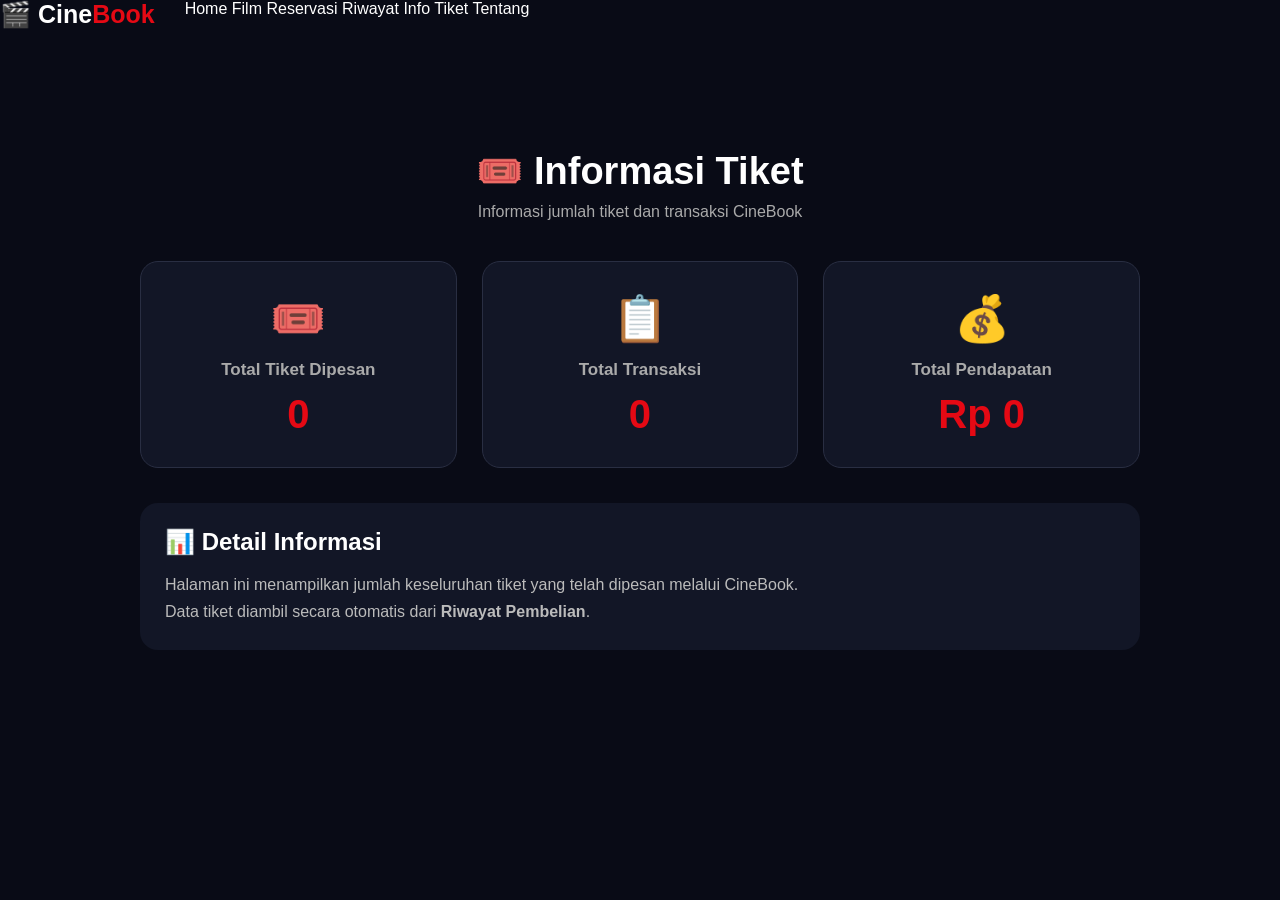
<file: info-tiket.html>
<!DOCTYPE html>
<html lang="id">
<head>
    <meta charset="UTF-8">
    <meta name="viewport" content="width=device-width, initial-scale=1.0">
    <title>Info Tiket - CineBook</title>

    <link rel="stylesheet" href="style.css">

    <style>
        .info-section {
            min-height: 80vh;
            padding: 120px 8% 60px;
            background: #090b16;
            color: white;
        }

        .info-title {
            text-align: center;
            margin-bottom: 40px;
        }

        .info-title h1 {
            font-size: 38px;
            margin-bottom: 10px;
        }

        .info-title p {
            color: #aaa;
        }

        .ticket-container {
            max-width: 1000px;
            margin: auto;
            display: grid;
            grid-template-columns: repeat(3, 1fr);
            gap: 25px;
        }

        .ticket-card {
            background: #121626;
            border: 1px solid #292e42;
            border-radius: 18px;
            padding: 30px 20px;
            text-align: center;
            transition: 0.3s;
        }

        .ticket-card:hover {
            transform: translateY(-8px);
            border-color: #e50914;
            box-shadow: 0 10px 30px rgba(229, 9, 20, 0.2);
        }

        .ticket-icon {
            font-size: 45px;
            margin-bottom: 15px;
        }

        .ticket-card h3 {
            color: #aaa;
            font-size: 17px;
            margin-bottom: 12px;
        }

        .ticket-number {
            font-size: 40px;
            font-weight: bold;
            color: #e50914;
        }

        .ticket-info {
            max-width: 1000px;
            margin: 35px auto 0;
            background: #121626;
            border-radius: 18px;
            padding: 25px;
        }

        .ticket-info h2 {
            margin-bottom: 15px;
        }

        .ticket-info p {
            color: #bbb;
            line-height: 1.7;
        }

        @media (max-width: 768px) {
            .ticket-container {
                grid-template-columns: 1fr;
            }

            .info-title h1 {
                font-size: 30px;
            }
        }
    </style>
</head>

<body>

    <!-- NAVBAR -->
    <nav class="navbar">

        <div class="logo">
            🎬 Cine<span>Book</span>
        </div>

        <div class="nav-menu">
            <a href="index.html">Home</a>
            <a href="index.html#film">Film</a>
            <a href="booking.html">Reservasi</a>
            <a href="riwayat.html">Riwayat</a>
            <a href="info-tiket.html" class="active">
                Info Tiket
            </a>
            <a href="index.html#tentang">Tentang</a>
        </div>

        <div id="userArea"></div>

    </nav>


    <!-- INFORMASI TIKET -->
    <section class="info-section">

        <div class="info-title">
            <h1>🎟️ Informasi Tiket</h1>
            <p>
                Informasi jumlah tiket dan transaksi CineBook
            </p>
        </div>


        <div class="ticket-container">

            <!-- TOTAL TIKET -->
            <div class="ticket-card">

                <div class="ticket-icon">
                    🎟️
                </div>

                <h3>Total Tiket Dipesan</h3>

                <div class="ticket-number" id="totalTiket">
                    0
                </div>

            </div>


            <!-- TOTAL TRANSAKSI -->
            <div class="ticket-card">

                <div class="ticket-icon">
                    📋
                </div>

                <h3>Total Transaksi</h3>

                <div class="ticket-number" id="totalTransaksi">
                    0
                </div>

            </div>


            <!-- TOTAL PENDAPATAN -->
            <div class="ticket-card">

                <div class="ticket-icon">
                    💰
                </div>

                <h3>Total Pendapatan</h3>

                <div class="ticket-number" id="totalPendapatan">
                    Rp 0
                </div>

            </div>

        </div>


        <div class="ticket-info">

            <h2>📊 Detail Informasi</h2>

            <p>
                Halaman ini menampilkan jumlah keseluruhan tiket
                yang telah dipesan melalui CineBook.
            </p>

            <p>
                Data tiket diambil secara otomatis dari
                <b>Riwayat Pembelian</b>.
            </p>

        </div>

    </section>


    <!-- JAVASCRIPT -->
    <script src="script.js"></script>

    <script>

        document.addEventListener("DOMContentLoaded", function () {

            // Ambil data riwayat
            const riwayat =
                JSON.parse(
                    localStorage.getItem("riwayatCineBook")
                ) || [];


            let totalTiket = 0;
            let totalPendapatan = 0;


            // Hitung data
            riwayat.forEach(function (transaksi) {

                // Menghitung jumlah kursi
                let jumlahKursi = 0;

                if (transaksi.seats) {

                    if (Array.isArray(transaksi.seats)) {
                        jumlahKursi = transaksi.seats.length;
                    } 
                    else {
                        jumlahKursi =
                            transaksi.seats
                                .split(",")
                                .filter(Boolean)
                                .length;
                    }

                }

                totalTiket += jumlahKursi;


                // Hitung pendapatan
                if (transaksi.total) {

                    let total =
                        Number(
                            String(transaksi.total)
                                .replace(/\D/g, "")
                        );

                    totalPendapatan += total;
                }

            });


            // Tampilkan data
            document.getElementById("totalTiket")
                .textContent = totalTiket;


            document.getElementById("totalTransaksi")
                .textContent = riwayat.length;


            document.getElementById("totalPendapatan")
                .textContent =
                "Rp " +
                totalPendapatan.toLocaleString("id-ID");

        });

    </script>

</body>
</html>
</file>
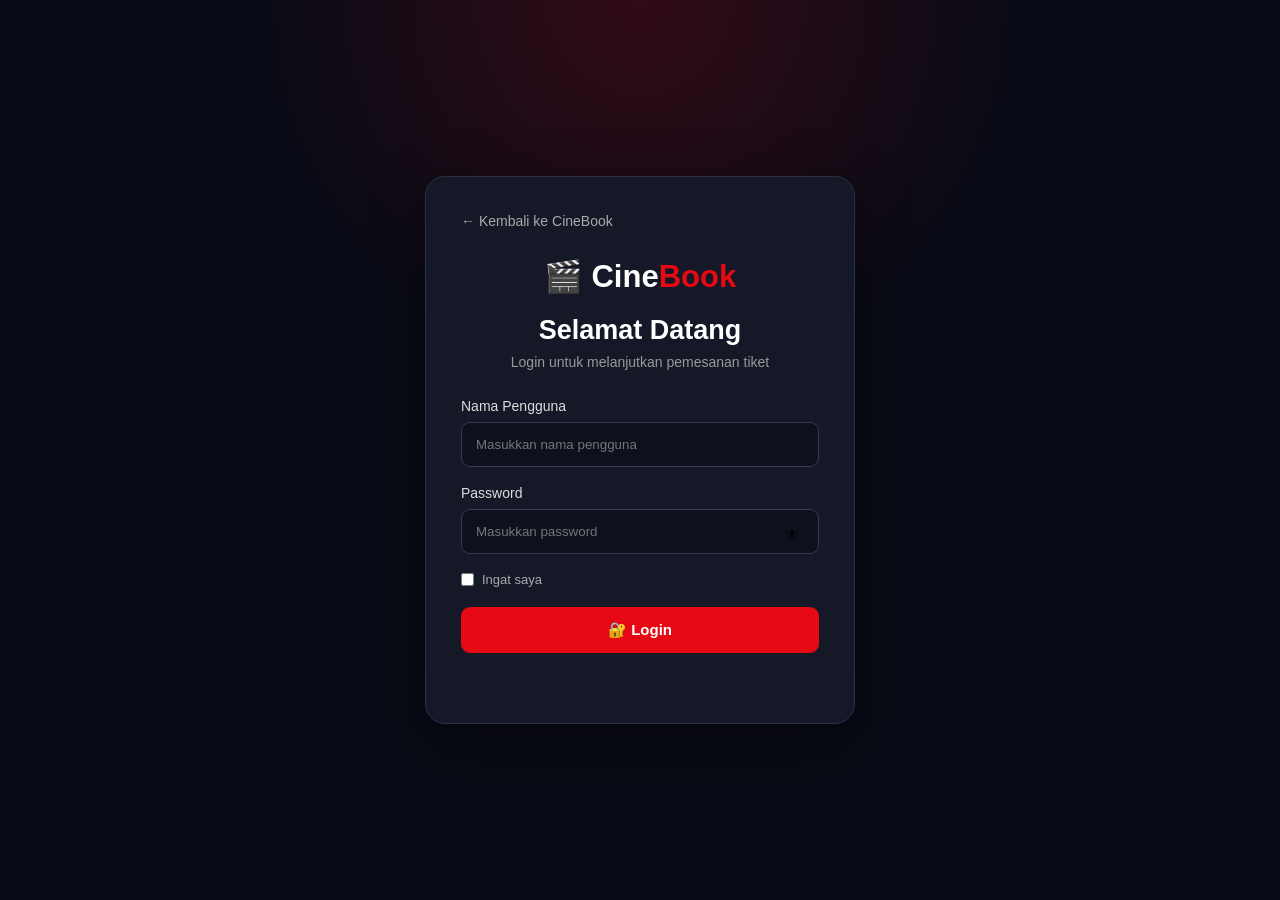
<file: login.html>
<!DOCTYPE html>
<html lang="id">
<head>
    <meta charset="UTF-8">
    <meta name="viewport" content="width=device-width, initial-scale=1.0">
    <title>Login - CineBook</title>
    <link rel="stylesheet" href="login.css">
</head>
<body>

<div class="login-page">

    <div class="login-card">

        <a href="index.html" class="back-home">← Kembali ke CineBook</a>

        <div class="login-logo">
            🎬 <span>Cine</span><b>Book</b>
        </div>

        <h1>Selamat Datang</h1>
        <p class="subtitle">Login untuk melanjutkan pemesanan tiket</p>

        <form id="loginForm">

            <div class="input-group">
                <label for="username">Nama Pengguna</label>
                <input
                    type="text"
                    id="username"
                    placeholder="Masukkan nama pengguna"
                    autocomplete="username"
                    required
                >
            </div>

            <div class="input-group">
                <label for="password">Password</label>
                <div class="password-box">
                    <input
                        type="password"
                        id="password"
                        placeholder="Masukkan password"
                        autocomplete="current-password"
                        required
                    >
                    <button type="button" id="togglePassword">👁</button>
                </div>
            </div>

            <label class="remember">
                <input type="checkbox" id="remember">
                Ingat saya
            </label>

            <button type="submit" class="login-submit">
                🔐 Login
            </button>

            <p id="loginMessage" class="login-message"></p>
        </form>

       
    </div>

</div>

<script>
const form = document.getElementById("loginForm");
const message = document.getElementById("loginMessage");
const password = document.getElementById("password");
const togglePassword = document.getElementById("togglePassword");

togglePassword.addEventListener("click", function () {
    const isPassword = password.type === "password";
    password.type = isPassword ? "text" : "password";
    togglePassword.textContent = isPassword ? "🙈" : "👁";
});

form.addEventListener("submit", function (event) {
    event.preventDefault();

    const username = document.getElementById("username").value.trim();
    const passwordValue = password.value;
    const remember = document.getElementById("remember").checked;

    if (username === "admin" && passwordValue === "12345") {

        const userData = {
            username: username,
            loginAt: new Date().toLocaleString("id-ID")
        };

        if (remember) {
            localStorage.setItem("cinebookUser", JSON.stringify(userData));
        } else {
            sessionStorage.setItem("cinebookUser", JSON.stringify(userData));
        }

        message.textContent = "✓ Login berhasil. Mengalihkan...";
        message.className = "login-message success";

        setTimeout(function () {
            window.location.href = "index.html";
        }, 700);

    } else {
        message.textContent = "✕ Username atau password salah.";
        message.className = "login-message error";
    }
});
</script>

</body>
</html>
</file>
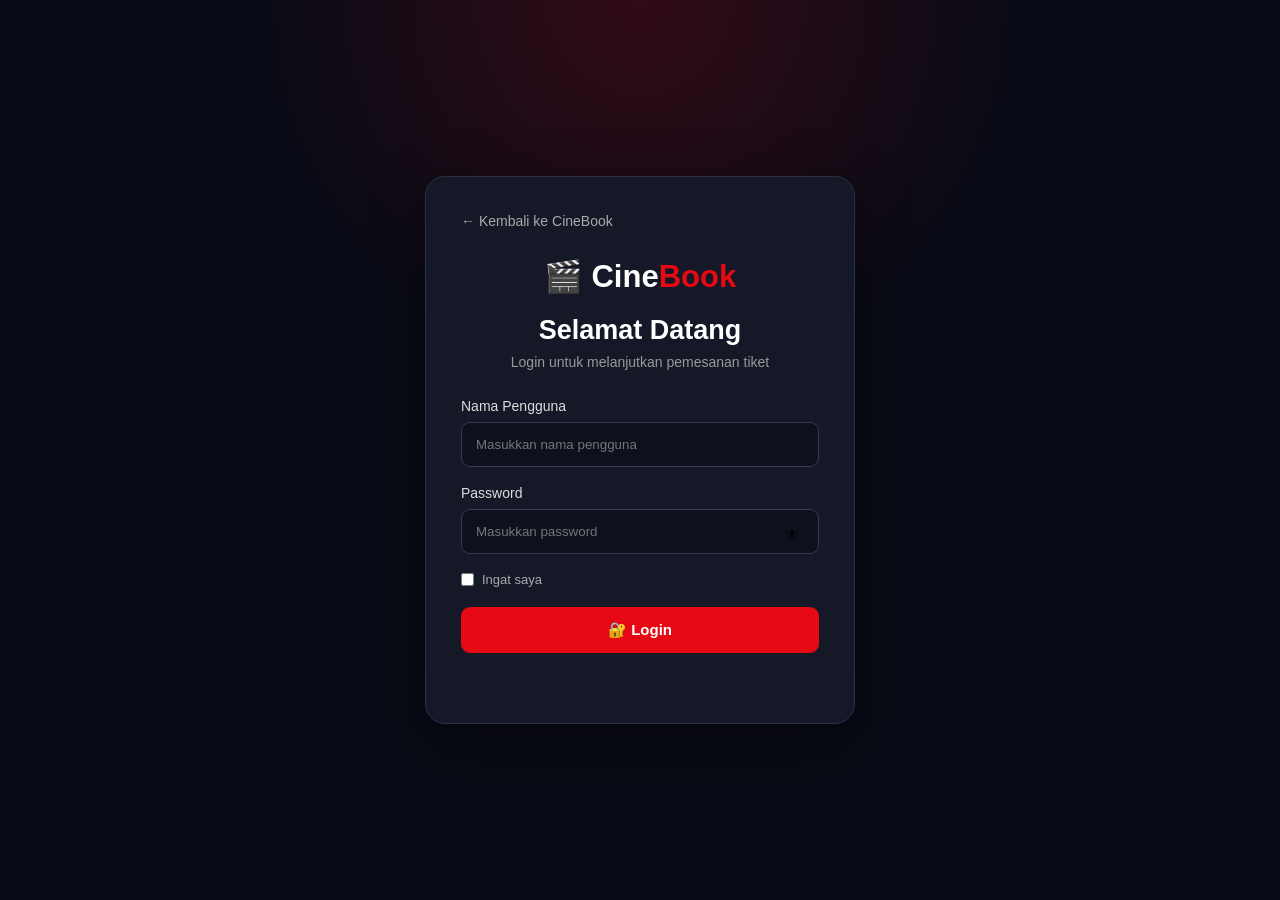
<file: riwayat.html>
<!DOCTYPE html>
<html lang="id">
<head>
    <meta charset="UTF-8">
    <meta name="viewport" content="width=device-width, initial-scale=1.0">
    <title>Riwayat Pembelian - CineBook</title>
    <link rel="stylesheet" href="style.css">

<script>
(function () {
    const user = JSON.parse(
        localStorage.getItem("cinebookUser") ||
        sessionStorage.getItem("cinebookUser") ||
        "null"
    );

    if (!user) {
        alert("Silakan login terlebih dahulu untuk melihat riwayat pembelian.");
        window.location.href = "login.html";
    }
})();
</script>

</head>
<body>

<header>
    <div class="logo">🎬 Cine<span>Book</span></div>

    <nav>
        <a href="index.html#home">Home</a>
        <a href="index.html#film">Film</a>
        <a href="index.html#booking">Reservasi</a>
        <a href="riwayat.html">Riwayat</a>
        <a href="index.html#about">Tentang</a>
    </nav>

    <button class="login-btn" onclick="window.location.href='login.html'">
        Login
    </button>
</header>

<section class="history-section">
    <div class="section-title">
        <p>MY PURCHASES</p>
        <h2>Riwayat Pembelian</h2>
    </div>

    <div class="history-actions">
        <a href="index.html#film" class="history-btn">🎬 Pesan Tiket Lagi</a>
        <button class="history-btn danger" onclick="hapusSemuaRiwayat()">
            🗑 Hapus Semua Riwayat
        </button>
    </div>

    <div id="historyList" class="history-list"></div>
</section>

<footer>
    <h3>🎬 CineBook</h3>
    <p>© 2026 CineBook. Online Cinema Reservation.</p>
</footer>

<script>
function formatRupiah(angka) {
    return "Rp " + Number(angka).toLocaleString("id-ID");
}

function tampilkanRiwayat() {
    const container = document.getElementById("historyList");
    const riwayat = JSON.parse(
        localStorage.getItem("riwayatCineBook") || "[]"
    );

    if (riwayat.length === 0) {
        container.innerHTML = `
            <div class="empty-history">
                <div class="empty-icon">🎟️</div>
                <h3>Belum ada riwayat pembelian</h3>
                <p>Pesanan tiket yang berhasil akan muncul di halaman ini.</p>
                <a href="index.html#film" class="history-btn">
                    🎬 Lihat Film
                </a>
            </div>
        `;
        return;
    }

    container.innerHTML = riwayat.map((item, index) => `
        <div class="history-card">
            <div class="history-header">
                <div>
                    <span class="history-number">Pesanan #${riwayat.length - index}</span>
                    <h3>${escapeHtml(item.film)}</h3>
                </div>
                <span class="status-badge">✓ Berhasil</span>
            </div>

            <div class="history-grid">
                <div>
                    <small>ID Transaksi</small>
                    <strong>${escapeHtml(item.id || "-")}</strong>
                </div>
                <div>
                    <small>Bioskop</small>
                    <strong>${escapeHtml(item.bioskop)}</strong>
                </div>
                <div>
                    <small>Tanggal</small>
                    <strong>${escapeHtml(item.tanggal)}</strong>
                </div>
                <div>
                    <small>Jam</small>
                    <strong>${escapeHtml(item.jam)}</strong>
                </div>
                <div>
                    <small>Kursi</small>
                    <strong>${escapeHtml((item.kursi || []).join(", "))}</strong>
                </div>
                <div>
                    <small>Pemesan</small>
                    <strong>${escapeHtml(item.nama)}</strong>
                </div>
            </div>

            <div class="history-footer">
                <span>Dibeli: ${escapeHtml(item.waktuPembelian || "-")}</span>
                <strong>${formatRupiah(item.total)}</strong>
            </div>

            <button class="delete-one" onclick="hapusRiwayat(${index})">
                Hapus Pesanan
            </button>
        </div>
    `).join("");
}

function escapeHtml(value) {
    return String(value ?? "").replace(/[&<>"']/g, function(char) {
        return {
            "&": "&amp;",
            "<": "&lt;",
            ">": "&gt;",
            '"': "&quot;",
            "'": "&#039;"
        }[char];
    });
}

function hapusRiwayat(index) {
    let riwayat = JSON.parse(
        localStorage.getItem("riwayatCineBook") || "[]"
    );

    if (!confirm("Hapus pesanan ini dari riwayat?")) return;

    riwayat.splice(index, 1);
    localStorage.setItem("riwayatCineBook", JSON.stringify(riwayat));
    tampilkanRiwayat();
}

function hapusSemuaRiwayat() {
    const riwayat = JSON.parse(
        localStorage.getItem("riwayatCineBook") || "[]"
    );

    if (riwayat.length === 0) {
        alert("Riwayat pembelian masih kosong.");
        return;
    }

    if (!confirm("Yakin ingin menghapus semua riwayat pembelian?")) return;

    localStorage.removeItem("riwayatCineBook");
    tampilkanRiwayat();
}

tampilkanRiwayat();
</script>

</body>
</html>
</file>
<file: style.css>
* {
    margin: 0;
    padding: 0;
    box-sizing: border-box;
    font-family: Arial, sans-serif;
}

html {
    scroll-behavior: smooth;
}

body {
    background: #090b16;
    color: white;
}


/* ================= NAVBAR ================= */

header {
    width: 100%;
    height: 70px;

    display: flex;
    align-items: center;
    justify-content: space-between;

    padding: 0 8%;

    background: rgba(5, 7, 15, 0.95);

    position: sticky;
    top: 0;

    z-index: 1000;

    border-bottom: 1px solid #24263b;
}

.logo {
    font-size: 25px;
    font-weight: bold;
}

.logo span {
    color: #e50914;
}

nav {
    display: flex;
    gap: 30px;
}

nav a {
    color: white;
    text-decoration: none;
    transition: 0.3s;
}

nav a:hover {
    color: #e50914;
}

.login-btn {
    background: #e50914;
    border: none;
    color: white;

    padding: 10px 22px;

    border-radius: 20px;

    cursor: pointer;
}


/* ================= HERO ================= */

.hero {
    min-height: 600px;

    display: flex;
    align-items: center;

    padding: 0 10%;

    background:
        linear-gradient(
            90deg,
            #080914 20%,
            rgba(8,9,20,0.8),
            rgba(8,9,20,0.1)
        ),
        url("https://images.unsplash.com/photo-1489599849927-2ee91cede3ba")
        center/cover;
}

.hero-content {
    max-width: 600px;
}

.subtitle {
    color: #e50914;
    letter-spacing: 3px;
    font-weight: bold;
}

.hero h1 {
    font-size: 65px;
    margin: 20px 0;
}

.hero h1 span {
    color: #e50914;
}

.hero p {
    line-height: 1.7;
    color: #d0d0d0;
}

.hero-btn {
    display: inline-block;

    margin-top: 30px;

    padding: 14px 28px;

    background: #e50914;

    color: white;

    text-decoration: none;

    border-radius: 8px;

    font-weight: bold;

    transition: 0.3s;
}

.hero-btn:hover {
    transform: scale(1.05);
    background: #ff2633;
}


/* ================= SECTION ================= */

.film-section,
.booking-section,
.about {
    padding: 80px 8%;
}

.section-title {
    text-align: center;
    margin-bottom: 40px;
}

.section-title p {
    color: #e50914;
    font-weight: bold;
    letter-spacing: 2px;
}

.section-title h2 {
    font-size: 35px;
    margin-top: 10px;
}


/* ================= FILM ================= */

.film-container {
    display: grid;

    grid-template-columns:
        repeat(auto-fit, minmax(230px, 1fr));

    gap: 30px;
}

.film-card {
    background: #151827;

    border-radius: 15px;

    overflow: hidden;

    transition: 0.3s;

    border: 1px solid #25283c;
}

.film-card:hover {
    transform: translateY(-10px);

    box-shadow:
        0 15px 40px rgba(229,9,20,0.2);
}

.film-card img {
    width: 100%;
    height: 330px;

    object-fit: cover;
}

.film-info {
    padding: 20px;
}

.film-info h3 {
    margin-bottom: 8px;
}

.film-info p {
    color: #aaa;
}

.rating {
    margin: 12px 0;

    color: #ffc107;
}

.film-info button {
    width: 100%;

    padding: 12px;

    border: none;

    border-radius: 8px;

    background: #e50914;

    color: white;

    cursor: pointer;

    font-weight: bold;
}


/* ================= BOOKING ================= */

.booking-box {
    max-width: 800px;

    margin: auto;

    background: #151827;

    padding: 35px;

    border-radius: 15px;

    border: 1px solid #292c40;
}

.form-group {
    margin-bottom: 20px;
}

.form-group label {
    display: block;

    margin-bottom: 8px;

    font-weight: bold;
}

.form-group input,
.form-group select {
    width: 100%;

    padding: 14px;

    background: #0e101d;

    color: white;

    border: 1px solid #303348;

    border-radius: 8px;

    outline: none;
}

.form-group input:focus,
.form-group select:focus {
    border-color: #e50914;
}


/* ================= SEAT ================= */

.seat-section {
    margin: 35px 0;
}

.seat-section h3 {
    text-align: center;
    margin-bottom: 20px;
}

.screen {
    width: 70%;

    margin: auto;

    padding: 10px;

    text-align: center;

    background: #ddd;

    color: #111;

    border-radius: 50% 50% 5px 5px;

    margin-bottom: 35px;

    box-shadow:
        0 0 20px rgba(255,255,255,0.4);
}

.seats {
    max-width: 450px;

    margin: auto;

    display: grid;

    grid-template-columns:
        repeat(6, 1fr);

    gap: 10px;
}

.seat {
    padding: 10px 5px;

    background: #24293a;

    color: white;

    border: none;

    border-radius: 6px;

    cursor: pointer;

    transition: 0.2s;
}

.seat:hover {
    background: #e50914;
}

.seat.selected {
    background: #e50914;
}

.seat.occupied {
    background: #555;

    cursor: not-allowed;

    opacity: 0.5;
}

.seat-info {
    display: flex;

    justify-content: center;

    gap: 20px;

    margin-top: 25px;

    font-size: 13px;
}

.seat-info span {
    display: flex;

    align-items: center;

    gap: 5px;
}

.seat-info i {
    width: 15px;
    height: 15px;

    display: inline-block;

    border-radius: 4px;
}

.available {
    background: #24293a;
}

.selected {
    background: #e50914;
}

.sold {
    background: #555;
}


/* ================= TOTAL ================= */

.total-box {
    background: #0d0f1b;

    padding: 20px;

    border-radius: 10px;

    text-align: center;

    margin: 30px 0;
}

.total-box p {
    color: #aaa;
}

.total-box h2 {
    color: #e50914;

    margin-top: 5px;
}

.booking-btn {
    width: 100%;

    padding: 16px;

    border: none;

    border-radius: 8px;

    background: #e50914;

    color: white;

    font-size: 16px;

    font-weight: bold;

    cursor: pointer;

    transition: 0.3s;
}

.booking-btn:hover {
    background: #ff2633;
}


/* ================= TICKET ================= */

.ticket-section {
    padding: 60px 8%;

    display: none;

    justify-content: center;
}

.ticket {
    width: 500px;

    background: white;

    color: #111;

    border-radius: 15px;

    overflow: hidden;

    box-shadow: 0 20px 50px rgba(0,0,0,0.4);
}

.ticket-header {
    background: #e50914;

    color: white;

    text-align: center;

    padding: 20px;

    font-size: 22px;

    font-weight: bold;
}

.ticket-body {
    padding: 30px;
}

.ticket-body h2 {
    margin-bottom: 8px;
}

.ticket-body p {
    color: #666;
}

.ticket-grid {
    display: grid;

    grid-template-columns:
        repeat(2, 1fr);

    gap: 20px;

    margin-top: 25px;
}

.ticket-grid div {
    display: flex;

    flex-direction: column;

    gap: 5px;
}

.ticket-grid small {
    color: #888;
}

.barcode {
    margin: 30px 0;

    padding: 20px;

    text-align: center;

    background: #eee;

    letter-spacing: 5px;

    font-size: 20px;
}

.success {
    text-align: center;

    color: green !important;

    font-weight: bold;
}


/* ================= ABOUT ================= */

.about {
    text-align: center;

    background: #111321;
}

.about h2 {
    margin-bottom: 20px;
}

.about p {
    max-width: 700px;

    margin: auto;

    line-height: 1.8;

    color: #aaa;
}


/* ================= FOOTER ================= */

footer {
    padding: 35px;

    text-align: center;

    background: #05060d;

    color: #888;
}

footer h3 {
    color: white;

    margin-bottom: 10px;
}


/* ================= RESPONSIVE ================= */

@media (max-width: 768px) {

    header {
        padding: 0 5%;
    }

    nav {
        display: none;
    }

    .hero {
        padding: 60px 7%;
    }

    .hero h1 {
        font-size: 45px;
    }

    .film-section,
    .booking-section,
    .about {
        padding: 60px 5%;
    }

    .seats {
        gap: 6px;
    }

    .seat {
        font-size: 11px;
    }

    .ticket {
        width: 100%;
    }

}

/* ================= FILM EXTRA ================= */
.film-container {
    grid-template-columns: repeat(auto-fit, minmax(210px, 1fr));
}

.film-card img {
    background: #0e101d;
}

/* ================= RIWAYAT PEMBELIAN ================= */
.history-section {
    min-height: calc(100vh - 140px);
    padding: 80px 8%;
}

.history-actions {
    display: flex;
    justify-content: center;
    gap: 12px;
    flex-wrap: wrap;
    margin-bottom: 35px;
}

.history-btn {
    display: inline-block;
    border: none;
    text-decoration: none;
    background: #e50914;
    color: white;
    padding: 12px 20px;
    border-radius: 8px;
    font-weight: bold;
    cursor: pointer;
    transition: .3s;
}

.history-btn:hover {
    background: #ff2633;
    transform: translateY(-2px);
}

.history-btn.danger {
    background: #303348;
}

.history-btn.danger:hover {
    background: #444862;
}

.history-list {
    max-width: 1000px;
    margin: auto;
    display: grid;
    gap: 22px;
}

.history-card {
    background: #151827;
    border: 1px solid #292c40;
    border-radius: 16px;
    padding: 25px;
    box-shadow: 0 10px 30px rgba(0,0,0,.2);
}

.history-header {
    display: flex;
    justify-content: space-between;
    gap: 20px;
    align-items: flex-start;
    padding-bottom: 20px;
    border-bottom: 1px solid #292c40;
}

.history-header h3 {
    margin-top: 8px;
    font-size: 23px;
}

.history-number {
    color: #e50914;
    font-size: 13px;
    font-weight: bold;
}

.status-badge {
    background: rgba(46, 204, 113, .15);
    color: #5ee49a;
    border: 1px solid rgba(46, 204, 113, .3);
    padding: 7px 12px;
    border-radius: 20px;
    font-size: 12px;
    white-space: nowrap;
}

.history-grid {
    display: grid;
    grid-template-columns: repeat(3, 1fr);
    gap: 18px;
    padding: 22px 0;
}

.history-grid div {
    display: flex;
    flex-direction: column;
    gap: 6px;
}

.history-grid small {
    color: #888;
}

.history-grid strong {
    color: #eee;
    word-break: break-word;
}

.history-footer {
    display: flex;
    justify-content: space-between;
    gap: 15px;
    align-items: center;
    border-top: 1px solid #292c40;
    padding-top: 18px;
    color: #888;
    font-size: 13px;
}

.history-footer strong {
    color: #e50914;
    font-size: 20px;
}

.delete-one {
    margin-top: 18px;
    padding: 9px 14px;
    background: transparent;
    color: #aaa;
    border: 1px solid #3a3d50;
    border-radius: 7px;
    cursor: pointer;
}

.delete-one:hover {
    color: white;
    border-color: #e50914;
}

.empty-history {
    max-width: 650px;
    margin: 30px auto;
    text-align: center;
    background: #151827;
    border: 1px solid #292c40;
    padding: 50px 25px;
    border-radius: 16px;
}

.empty-icon {
    font-size: 55px;
    margin-bottom: 15px;
}

.empty-history h3 {
    margin-bottom: 10px;
}

.empty-history p {
    color: #999;
    margin-bottom: 25px;
}

@media (max-width: 768px) {
    .history-section {
        padding: 60px 5%;
    }

    .history-grid {
        grid-template-columns: repeat(2, 1fr);
    }

    .history-header,
    .history-footer {
        flex-direction: column;
        align-items: flex-start;
    }
}

@media (max-width: 480px) {
    .history-grid {
        grid-template-columns: 1fr;
    }
}

/* =========================
   LOGIN USER MENU
========================= */
#userArea {
    display: flex;
    align-items: center;
}

.user-menu {
    display: flex;
    align-items: center;
    gap: 10px;
}

.user-welcome {
    color: #ddd;
    font-size: 14px;
    font-weight: 600;
}

.logout-btn {
    cursor: pointer;
}

@media (max-width: 768px) {
    .user-welcome {
        display: none;
    }
}

/* =========================
   LOGOUT BUTTON
========================= */
#userArea {
    display: flex;
    align-items: center;
}

.user-menu {
    display: flex;
    align-items: center;
    gap: 12px;
}

.user-welcome {
    color: #ddd;
    font-size: 14px;
    font-weight: 600;
}

.logout-btn {
    cursor: pointer;
    border: 1px solid rgba(229, 9, 20, 0.5);
}

.logout-btn:hover {
    background: #b20710;
}

@media (max-width: 768px) {
    .user-welcome {
        display: none;
    }
}
/* =========================
   FILM CARD
========================= */

.film-container {
    display: grid;
    grid-template-columns: repeat(5, 1fr);
    gap: 28px;
    width: 100%;
}

.film-card {
    background: #151827;
    border: 1px solid #292c40;
    border-radius: 15px;
    overflow: hidden;
    transition: 0.3s ease;
    min-width: 0;
}

.film-card:hover {
    transform: translateY(-8px);
    border-color: #e50914;
    box-shadow: 0 15px 35px rgba(229, 9, 20, 0.2);
}

.film-card img {
    width: 100%;
    height: 390px;
    object-fit: cover;
    display: block;
    background: #111827;
}

.film-info {
    padding: 18px;
}

.film-info h3 {
    color: white;
    font-size: 18px;
    margin-bottom: 8px;
}

.film-info p {
    color: #aaa;
    font-size: 14px;
    margin-bottom: 12px;
}

.rating {
    color: #ffd21c;
    font-weight: bold;
    margin-bottom: 15px;
}

.film-info button {
    width: 100%;
    border: none;
    background: #e50914;
    color: white;
    padding: 12px;
    border-radius: 7px;
    font-weight: bold;
    cursor: pointer;
    transition: 0.3s;
}

.film-info button:hover {
    background: #ff2633;
}

/* TABLET */
@media (max-width: 1200px) {
    .film-container {
        grid-template-columns: repeat(4, 1fr);
    }
}

/* TABLET KECIL */
@media (max-width: 900px) {
    .film-container {
        grid-template-columns: repeat(3, 1fr);
    }

    .film-card img {
        height: 350px;
    }
}

/* HP */
@media (max-width: 600px) {
    .film-container {
        grid-template-columns: repeat(2, 1fr);
        gap: 15px;
    }

    .film-card img {
        height: 280px;
    }

    .film-info {
        padding: 12px;
    }

    .film-info h3 {
        font-size: 15px;
    }

    .film-info p {
        font-size: 12px;
    }
}

/* =====================================
   ANIMASI LABA-LABA
===================================== */

.spider {
    position: fixed;
    top: 0;
    z-index: 2;
    pointer-events: none;

    display: flex;
    flex-direction: column;
    align-items: center;

    animation: spiderFloat 4s ease-in-out infinite;
}

.web-line {
    width: 2px;
    height: 120px;

    background: linear-gradient(
        to bottom,
        rgba(255,255,255,0),
        rgba(255,255,255,0.7)
    );
}

.spider-body {
    font-size: 32px;

    filter:
        drop-shadow(
            0 0 8px
            rgba(255,255,255,0.3)
        );

    animation: spiderSwing 2s ease-in-out infinite;
}


/* LABA-LABA 1 */

.spider-1 {
    left: 8%;
    animation-delay: 0s;
}

.spider-1 .web-line {
    height: 150px;
}


/* LABA-LABA 2 */

.spider-2 {
    right: 12%;
    animation-delay: 1.5s;
}

.spider-2 .web-line {
    height: 220px;
}


/* LABA-LABA 3 */

.spider-3 {
    left: 48%;
    animation-delay: 3s;
}

.spider-3 .web-line {
    height: 100px;
}


/* GERAK NAIK TURUN */

@keyframes spiderFloat {

    0% {
        transform: translateY(-10px);
    }

    50% {
        transform: translateY(35px);
    }

    100% {
        transform: translateY(-10px);
    }

}


/* GERAK BERAYUN */

@keyframes spiderSwing {

    0% {
        transform: rotate(-8deg);
    }

    50% {
        transform: rotate(8deg);
    }

    100% {
        transform: rotate(-8deg);
    }

}


/* MOBILE */

@media (max-width: 600px) {

    .spider-1 {
        left: 3%;
    }

    .spider-2 {
        right: 3%;
    }

    .spider-3 {
        display: none;
    }

    .spider-body {
        font-size: 25px;
    }

}
</file>
<file: login.css>
* {
    box-sizing: border-box;
    margin: 0;
    padding: 0;
}

body {
    min-height: 100vh;
    font-family: Arial, sans-serif;
    background:
        radial-gradient(circle at top, rgba(229,9,20,.18), transparent 35%),
        #090b16;
    color: white;
}

.login-page {
    min-height: 100vh;
    display: flex;
    justify-content: center;
    align-items: center;
    padding: 30px 20px;
}

.login-card {
    width: 100%;
    max-width: 430px;
    background: #151827;
    border: 1px solid #2c3045;
    border-radius: 20px;
    padding: 35px;
    box-shadow: 0 20px 60px rgba(0,0,0,.45);
}

.back-home {
    color: #aaa;
    text-decoration: none;
    font-size: 14px;
}

.back-home:hover {
    color: white;
}

.login-logo {
    text-align: center;
    margin: 28px 0 20px;
    font-size: 31px;
    font-weight: 800;
}

.login-logo span {
    color: white;
}

.login-logo b {
    color: #e50914;
}

.login-card h1 {
    text-align: center;
    font-size: 27px;
    margin-bottom: 8px;
}

.subtitle {
    text-align: center;
    color: #999;
    margin-bottom: 28px;
    font-size: 14px;
}

.input-group {
    margin-bottom: 18px;
}

.input-group label {
    display: block;
    margin-bottom: 8px;
    font-size: 14px;
    color: #ddd;
}

.input-group input {
    width: 100%;
    padding: 14px;
    border: 1px solid #363a50;
    background: #0e101d;
    color: white;
    border-radius: 9px;
    outline: none;
}

.input-group input:focus {
    border-color: #e50914;
}

.password-box {
    position: relative;
}

.password-box input {
    padding-right: 50px;
}

#togglePassword {
    position: absolute;
    right: 7px;
    top: 6px;
    height: 38px;
    width: 40px;
    border: none;
    background: transparent;
    cursor: pointer;
}

.remember {
    display: flex;
    align-items: center;
    gap: 8px;
    color: #aaa;
    font-size: 13px;
    margin-bottom: 20px;
}

.login-submit {
    width: 100%;
    border: none;
    padding: 14px;
    border-radius: 9px;
    background: #e50914;
    color: white;
    font-weight: bold;
    cursor: pointer;
    font-size: 15px;
}

.login-submit:hover {
    background: #ff1d2b;
}

.login-message {
    min-height: 20px;
    text-align: center;
    margin-top: 15px;
    font-size: 14px;
}

.login-message.success {
    color: #5ee49a;
}

.login-message.error {
    color: #ff6973;
}

.demo-info {
    margin-top: 25px;
    padding: 15px;
    border-radius: 10px;
    background: #0e101d;
    border: 1px solid #292c40;
    display: flex;
    flex-direction: column;
    gap: 5px;
    color: #999;
    font-size: 13px;
}

.demo-info strong {
    color: #ddd;
    margin-bottom: 5px;
}

.demo-info b {
    color: #fff;
}

@media (max-width: 480px) {
    .login-card {
        padding: 25px 20px;
    }
}
</file>
